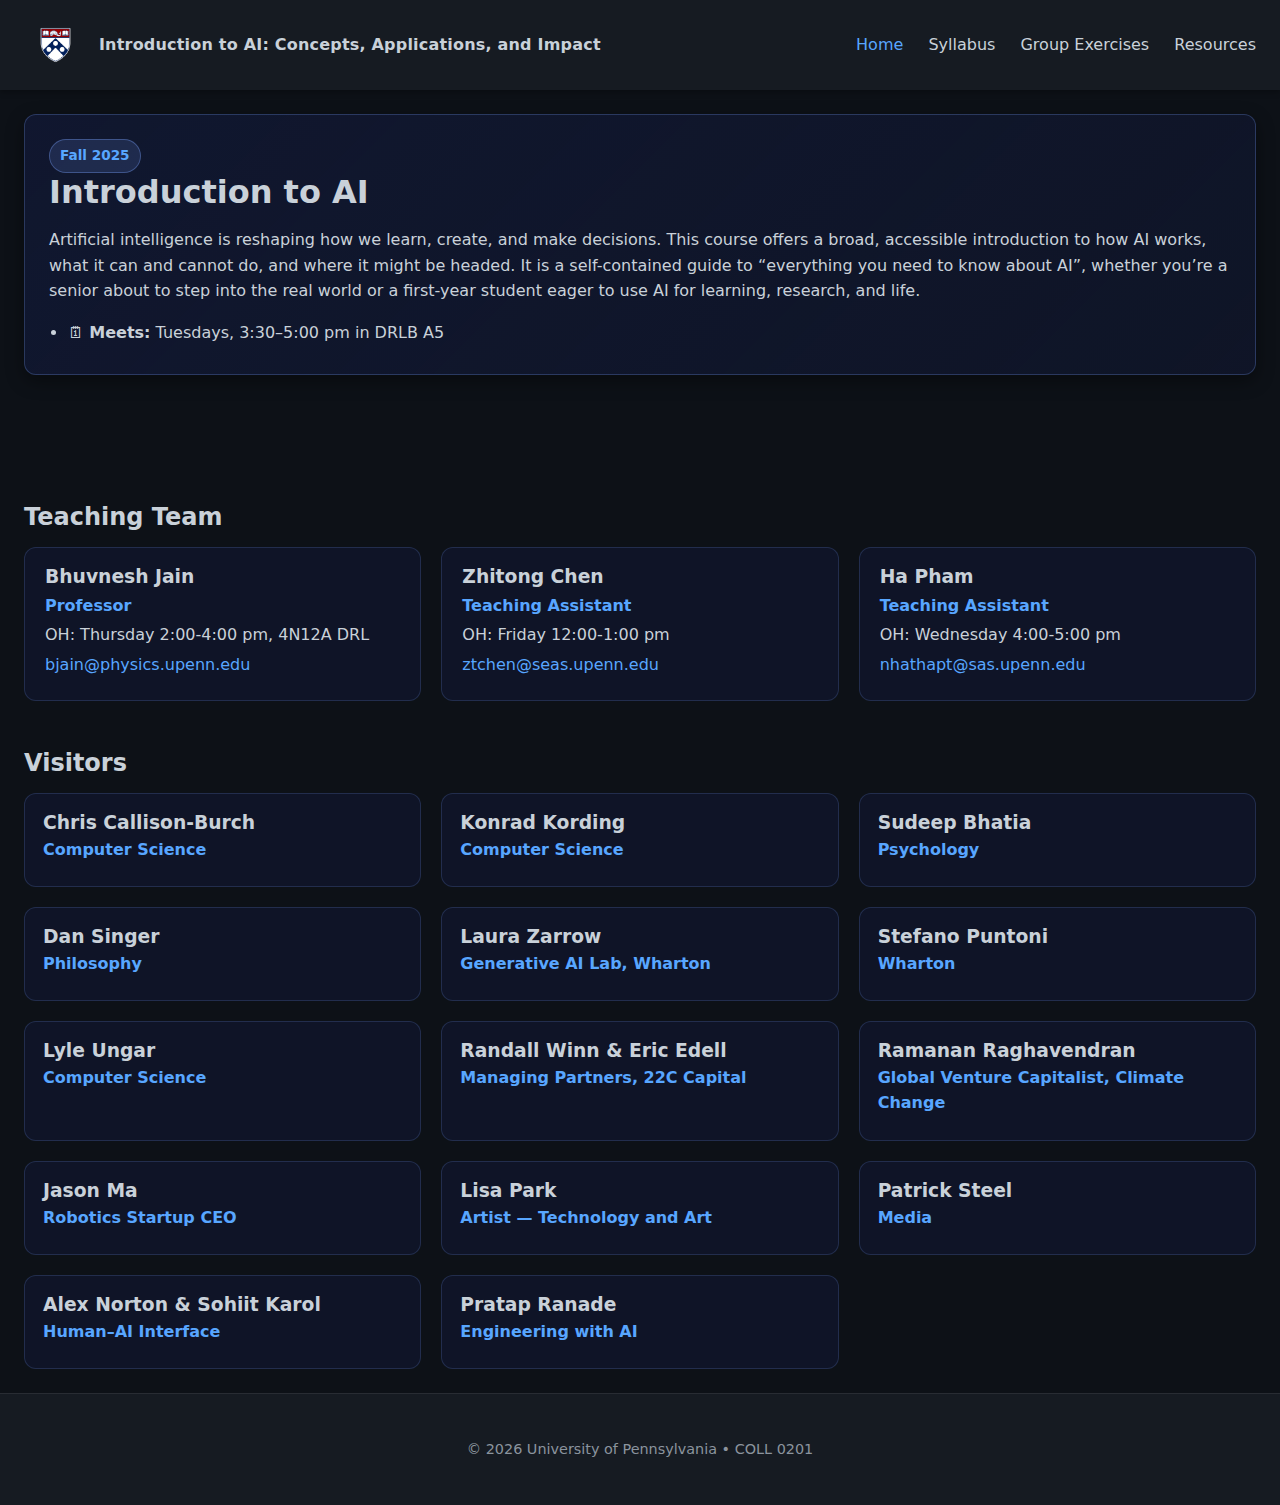
<file: index.html>
<!doctype html>
<html lang="en">
<head>
  <meta charset="utf-8" />
  <meta name="viewport" content="width=device-width, initial-scale=1" />
  <title>Introduction to AI — Fall 2025</title>
  <meta name="description" content="Overview of the course, instructors, and teaching team." />
  <meta property="og:title" content="Introduction to AI — Fall 2025" />
  <meta property="og:description" content="Course presentation, instructor photo, and teaching team." />
  <meta property="og:type" content="website" />
  <link rel="stylesheet" href="styles.css">
</head>
<body>
  <!-- Site header / nav shared across pages -->
  <header class="site-header">
    <div class="wrap">
      <div class="brand">
        <img src="images/penn_logo.png" alt="University logo" class="logo">
        <span class="brand-title">Introduction to AI: Concepts, Applications, and Impact</span>
      </div>
      <nav aria-label="Primary">
        <a href="index.html" class="active">Home</a>
        <a href="syllabus.html">Syllabus</a>
        <a href="group_exercises.html">Group Exercises</a>
        <a href="resources.html">Resources</a>
      </nav>
    </div>
  </header>

  <!-- Hero: title, short description, and instructor photo -->
  <header class="hero">
    <div class="wrap">
      <div class="card">
        <div class="hero-inner">
          <div>
            <span class="badge">Fall 2025</span>
            <h1>Introduction to AI</h1>
            <p class="lead">
              Artificial intelligence is reshaping how we learn, create, and make decisions. 
              This course offers a broad, accessible introduction to how AI works, what it can 
              and cannot do, and where it might be headed. It is a self-contained guide to 
              “everything you need to know about AI”, whether you’re a senior about to step 
              into the real world or a first-year student eager to use AI for learning, research, 
              and life.
            </p>
            <ul class="meta">
              <li>🗓 <strong>Meets:</strong> Tuesdays, 3:30–5:00 pm in DRLB A5 </li>
            </ul>
          </div>

          
        </div>
      </div>
    </div>
  </header>

  <!-- Teaching team -->
  <main class="wrap">
    <section class="section-card">
      <h2>Teaching Team</h2>

      <div class="people">
        <!-- Instructors -->
        <article class="person card-lite no-photo">
          <div class="person-body">
            <h3 class="person-name">Bhuvnesh Jain</h3>
            <p class="person-role">Professor</p>
            <p class="muted">OH: Thursday 2:00-4:00 pm, 4N12A DRL</p>
            <p class="person-links"><a href="mailto:akim@school.edu">bjain@physics.upenn.edu</a></p>
          </div>
        </article>

        <!-- TAs -->
        <article class="person card-lite no-photo">
          <div class="person-body">
            <h3 class="person-name">Zhitong Chen</h3>
            <p class="person-role">Teaching Assistant</p>
            <p class="muted">OH: Friday 12:00-1:00 pm</p>
            <p class="person-links"><a href="mailto:ztchen@seas.upenn.edu">ztchen@seas.upenn.edu</a></p>
          </div>
        </article>

        <article class="person card-lite no-photo">
          <div class="person-body">
            <h3 class="person-name">Ha Pham</h3>
            <p class="person-role">Teaching Assistant</p>
            <p class="muted">OH: Wednesday 4:00-5:00 pm</p>
            <p class="person-links"><a href="mailto:nhathapt@sas.upenn.edu">nhathapt@sas.upenn.edu</a></p>
          </div>
        </article>
      </div>
    </section>

    <section id="visitors" class="section-card">
    <h2>Visitors</h2>

    <div class="people">
      <article class="person card-lite">
        <div class="person-body">
          <h3 class="person-name">Chris Callison-Burch</h3>
          <p class="person-role">Computer Science</p>
        </div>
      </article>

      <article class="person card-lite">
        <div class="person-body">
          <h3 class="person-name">Konrad Kording</h3>
          <p class="person-role">Computer Science</p>
        </div>
      </article>

      <article class="person card-lite">
        <div class="person-body">
          <h3 class="person-name">Sudeep Bhatia</h3>
          <p class="person-role">Psychology</p>
        </div>
      </article>

      <article class="person card-lite">
        <div class="person-body">
          <h3 class="person-name">Dan Singer</h3>
          <p class="person-role">Philosophy</p>
        </div>
      </article>

      <article class="person card-lite">
        <div class="person-body">
          <h3 class="person-name">Laura Zarrow</h3>
          <p class="person-role">Generative AI Lab, Wharton</p>
        </div>
      </article>

      <article class="person card-lite">
        <div class="person-body">
          <h3 class="person-name">Stefano Puntoni</h3>
          <p class="person-role">Wharton</p>
        </div>
      </article>

      <article class="person card-lite">
        <div class="person-body">
          <h3 class="person-name">Lyle Ungar</h3>
          <p class="person-role">Computer Science</p>
        </div>
      </article>

      <article class="person card-lite">
        <div class="person-body">
          <h3 class="person-name">Randall Winn &amp; Eric Edell</h3>
          <p class="person-role">Managing Partners, 22C Capital</p>
        </div>
      </article>

      <article class="person card-lite">
        <div class="person-body">
          <h3 class="person-name">Ramanan Raghavendran</h3>
          <p class="person-role">Global Venture Capitalist, Climate Change</p>
        </div>
      </article>

      <article class="person card-lite">
        <div class="person-body">
          <h3 class="person-name">Jason Ma</h3>
          <p class="person-role">Robotics Startup CEO</p>
        </div>
      </article>

      <article class="person card-lite">
        <div class="person-body">
          <h3 class="person-name">Lisa Park</h3>
          <p class="person-role">Artist — Technology and Art</p>
        </div>
      </article>

      <article class="person card-lite">
        <div class="person-body">
          <h3 class="person-name">Patrick Steel</h3>
          <p class="person-role">Media</p>
        </div>
      </article>

      <article class="person card-lite">
        <div class="person-body">
          <h3 class="person-name">Alex Norton &amp; Sohiit Karol</h3>
          <p class="person-role">Human–AI Interface</p>
        </div>
      </article>

      <article class="person card-lite">
        <div class="person-body">
          <h3 class="person-name">Pratap Ranade</h3>
          <p class="person-role">Engineering with AI</p>
        </div>
      </article>
    </div>
  </section>
  </main>

  <footer class="site-footer">
    <div class="wrap">
      © <span id="y"></span> University of Pennsylvania • COLL 0201
    </div>
  </footer>

  <script>
    document.getElementById('y').textContent = new Date().getFullYear();
  </script>
</body>
</html>
</file>
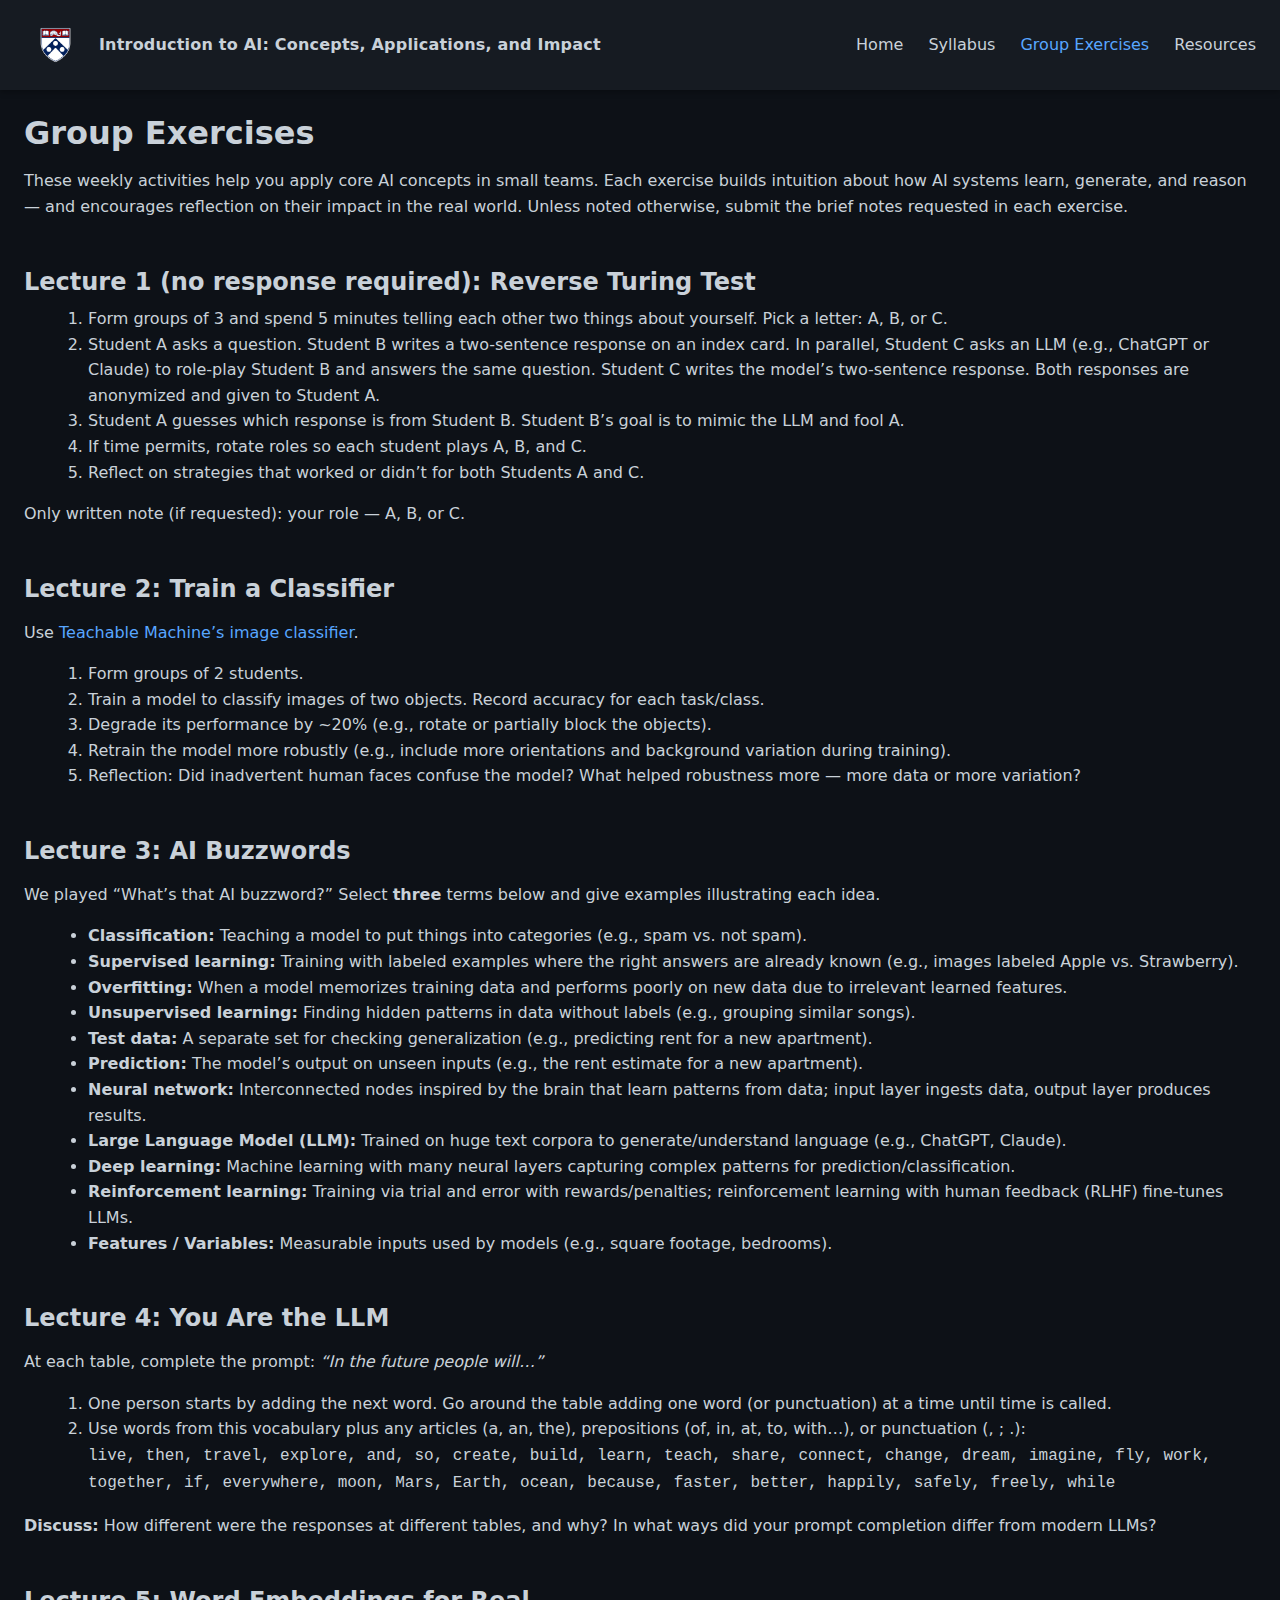
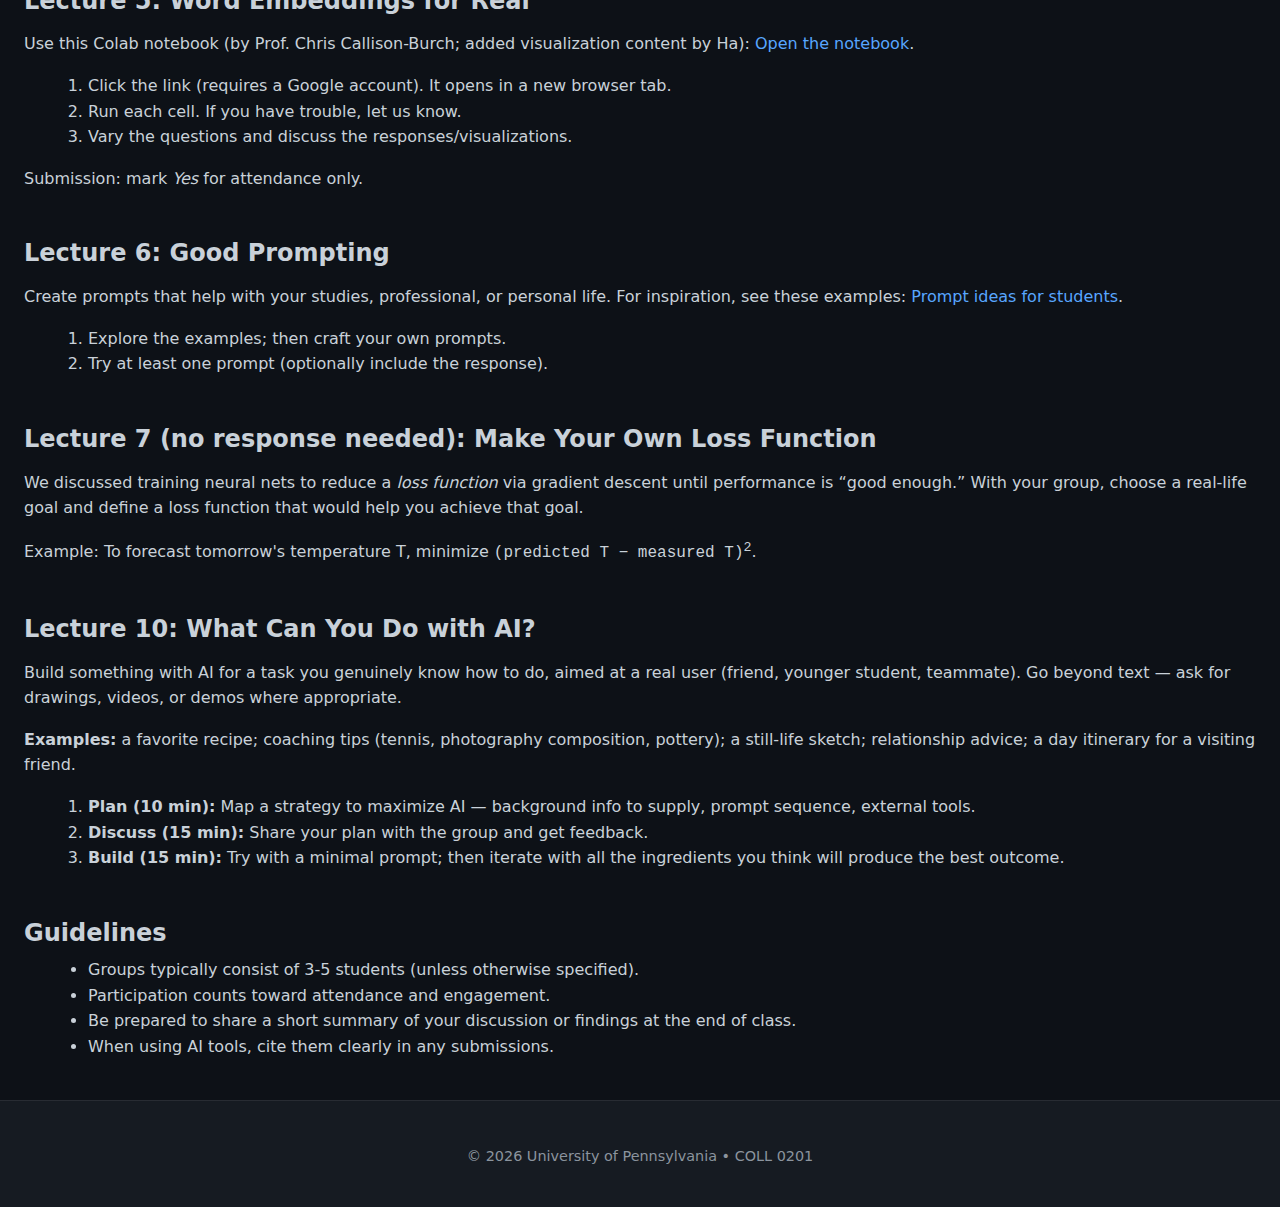
<file: group_exercises.html>
<!doctype html>
<html lang="en">
<head>
  <meta charset="utf-8" />
  <meta name="viewport" content="width=device-width, initial-scale=1" />
  <title>Group Exercises — Introduction to AI</title>
  <meta name="description" content="Weekly collaborative exercises for Introduction to AI: Concepts, Applications, and Impact." />
  <meta property="og:title" content="Group Exercises — Introduction to AI" />
  <meta property="og:description" content="Collaborative in-class exercises exploring AI concepts and their real-world impact." />
  <meta property="og:type" content="website" />
  <link rel="stylesheet" href="styles.css">
</head>
<body>
  <!-- Shared site header -->
  <header class="site-header">
    <div class="wrap">
      <div class="brand">
        <img src="images/penn_logo.png" alt="University logo" class="logo">
        <span class="brand-title">Introduction to AI: Concepts, Applications, and Impact</span>
      </div>
      <nav aria-label="Primary">
        <a href="index.html">Home</a>
        <a href="syllabus.html">Syllabus</a>
        <a href="group_exercises.html" class="active" aria-current="page">Group Exercises</a>
        <a href="resources.html">Resources</a>
      </nav>
    </div>
  </header>

  <!-- Main content -->
  <main class="wrap">
    <section class="section-card">
      <h1>Group Exercises</h1>
      <p>
        These weekly activities help you apply core AI concepts in small teams. Each exercise builds
        intuition about how AI systems learn, generate, and reason — and encourages reflection on their
        impact in the real world. Unless noted otherwise, submit the brief notes requested in each exercise.
      </p>
    </section>

    <!-- Lecture 1 -->
    <section class="section-card" id="lec1">
      <h2>Lecture 1 (no response required): Reverse Turing Test</h2>
      <ol>
        <li>Form groups of 3 and spend 5 minutes telling each other two things about yourself. Pick a letter: A, B, or C.</li>
        <li>
          Student A asks a question. Student B writes a two-sentence response on an index card.
          In parallel, Student C asks an LLM (e.g., ChatGPT or Claude) to role-play Student B and answers the same question.
          Student C writes the model’s two-sentence response. Both responses are anonymized and given to Student A.
        </li>
        <li>Student A guesses which response is from Student B. Student B’s goal is to mimic the LLM and fool A.</li>
        <li>If time permits, rotate roles so each student plays A, B, and C.</li>
        <li>Reflect on strategies that worked or didn’t for both Students A and C.</li>
      </ol>
      <p class="muted">Only written note (if requested): your role — A, B, or C.</p>
    </section>

    <!-- Lecture 2 -->
    <section class="section-card" id="lec2">
      <h2>Lecture 2: Train a Classifier</h2>
      <p>
        Use <a href="https://teachablemachine.withgoogle.com/train/image" target="_blank" rel="noopener noreferrer">Teachable Machine’s image classifier</a>.
      </p>
      <ol>
        <li>Form groups of 2 students.</li>
        <li>Train a model to classify images of two objects. Record accuracy for each task/class.</li>
        <li>Degrade its performance by ~20% (e.g., rotate or partially block the objects).</li>
        <li>Retrain the model more robustly (e.g., include more orientations and background variation during training).</li>
        <li>
          Reflection: Did inadvertent human faces confuse the model? What helped robustness more — more data or more variation?
        </li>
      </ol>
    </section>

    <!-- Lecture 3 -->
    <section class="section-card" id="lec3">
      <h2>Lecture 3: AI Buzzwords</h2>
      <p>We played “What’s that AI buzzword?” Select <strong>three</strong> terms below and give examples illustrating each idea.</p>
      <ul>
        <li><strong>Classification:</strong> Teaching a model to put things into categories (e.g., spam vs. not spam).</li>
        <li><strong>Supervised learning:</strong> Training with labeled examples where the right answers are already known (e.g., images labeled Apple vs. Strawberry).</li>
        <li><strong>Overfitting:</strong> When a model memorizes training data and performs poorly on new data due to irrelevant learned features.</li>
        <li><strong>Unsupervised learning:</strong> Finding hidden patterns in data without labels (e.g., grouping similar songs).</li>
        <li><strong>Test data:</strong> A separate set for checking generalization (e.g., predicting rent for a new apartment).</li>
        <li><strong>Prediction:</strong> The model’s output on unseen inputs (e.g., the rent estimate for a new apartment).</li>
        <li><strong>Neural network:</strong> Interconnected nodes inspired by the brain that learn patterns from data; input layer ingests data, output layer produces results.</li>
        <li><strong>Large Language Model (LLM):</strong> Trained on huge text corpora to generate/understand language (e.g., ChatGPT, Claude).</li>
        <li><strong>Deep learning:</strong> Machine learning with many neural layers capturing complex patterns for prediction/classification.</li>
        <li><strong>Reinforcement learning:</strong> Training via trial and error with rewards/penalties; reinforcement learning with human feedback (RLHF) fine-tunes LLMs.</li>
        <li><strong>Features / Variables:</strong> Measurable inputs used by models (e.g., square footage, bedrooms).</li>
      </ul>
    </section>

    <!-- Lecture 4 -->
    <section class="section-card" id="lec4">
      <h2>Lecture 4: You Are the LLM</h2>
      <p>At each table, complete the prompt: <em>“In the future people will…”</em></p>
      <ol>
        <li>One person starts by adding the next word. Go around the table adding one word (or punctuation) at a time until time is called.</li>
        <li>
          Use words from this vocabulary plus any articles (a, an, the), prepositions (of, in, at, to, with…), or punctuation (, ; .):<br>
          <code>
            live, then, travel, explore, and, so, create, build, learn, teach, share, connect, change,
            dream, imagine, fly, work, together, if, everywhere, moon, Mars, Earth, ocean, because,
            faster, better, happily, safely, freely, while
          </code>
        </li>
      </ol>
      <p><strong>Discuss:</strong> How different were the responses at different tables, and why? In what ways did your prompt completion differ from modern LLMs?</p>
    </section>

    <!-- Lecture 5 -->
    <section class="section-card" id="lec5">
      <h2>Lecture 5: Word Embeddings for Real</h2>
      <p>
        Use this Colab notebook (by Prof. Chris Callison-Burch; added visualization content by Ha):
        <a href="https://colab.research.google.com/drive/1tYjxQC8yQZBfdeOQfb4gpf9Uc4bMXQv8?usp=sharing" target="_blank" rel="noopener noreferrer">Open the notebook</a>.
      </p>
      <ol>
        <li>Click the link (requires a Google account). It opens in a new browser tab.</li>
        <li>Run each cell. If you have trouble, let us know.</li>
        <li>Vary the questions and discuss the responses/visualizations.</li>
      </ol>
      <p class="muted">Submission: mark <em>Yes</em> for attendance only.</p>
    </section>

    <!-- Lecture 6 -->
    <section class="section-card" id="lec6">
      <h2>Lecture 6: Good Prompting</h2>
      <p>
        Create prompts that help with your studies, professional, or personal life.
        For inspiration, see these examples:
        <a href="https://chatgpt.com/use-cases/students" target="_blank" rel="noopener noreferrer">Prompt ideas for students</a>.
      </p>
      <ol>
        <li>Explore the examples; then craft your own prompts.</li>
        <li>Try at least one prompt (optionally include the response).</li>
      </ol>
    </section>

    <!-- Lecture 7 -->
    <section class="section-card" id="lec7">
      <h2>Lecture 7 (no response needed): Make Your Own Loss Function</h2>
      <p>
        We discussed training neural nets to reduce a <em>loss function</em> via gradient descent until performance is “good enough.”
        With your group, choose a real-life goal and define a loss function that would help you achieve that goal.
      </p>
      <p class="muted">Example: To forecast tomorrow's temperature T, minimize <code>(predicted T − measured T)<sup>2</sup></code>.</p>
    </section>

    <!-- Lecture 10 -->
    <section class="section-card" id="lec10">
      <h2>Lecture 10: What Can You Do with AI?</h2>
      <p>
        Build something with AI for a task you genuinely know how to do, aimed at a real user (friend, younger student, teammate).
        Go beyond text — ask for drawings, videos, or demos where appropriate.
      </p>
      <p><strong>Examples:</strong> a favorite recipe; coaching tips (tennis, photography composition, pottery); a still-life sketch; relationship advice; a day itinerary for a visiting friend.</p>
      <ol>
        <li><strong>Plan (10 min):</strong> Map a strategy to maximize AI — background info to supply, prompt sequence, external tools.</li>
        <li><strong>Discuss (15 min):</strong> Share your plan with the group and get feedback.</li>
        <li><strong>Build (15 min):</strong> Try with a minimal prompt; then iterate with all the ingredients you think will produce the best outcome.</li>
      </ol>
    </section>

    <section class="section-card">
      <h2>Guidelines</h2>
      <ul>
        <li>Groups typically consist of 3-5 students (unless otherwise specified).</li>
        <li>Participation counts toward attendance and engagement.</li>
        <li>Be prepared to share a short summary of your discussion or findings at the end of class.</li>
        <li>When using AI tools, cite them clearly in any submissions.</li>
      </ul>
    </section>
  </main>

  <!-- Footer -->
  <footer class="site-footer">
    <div class="wrap">
      © <span id="y"></span> University of Pennsylvania • COLL 0201
    </div>
  </footer>

  <script>
    document.getElementById('y').textContent = new Date().getFullYear();
  </script>
</body>
</html>
</file>
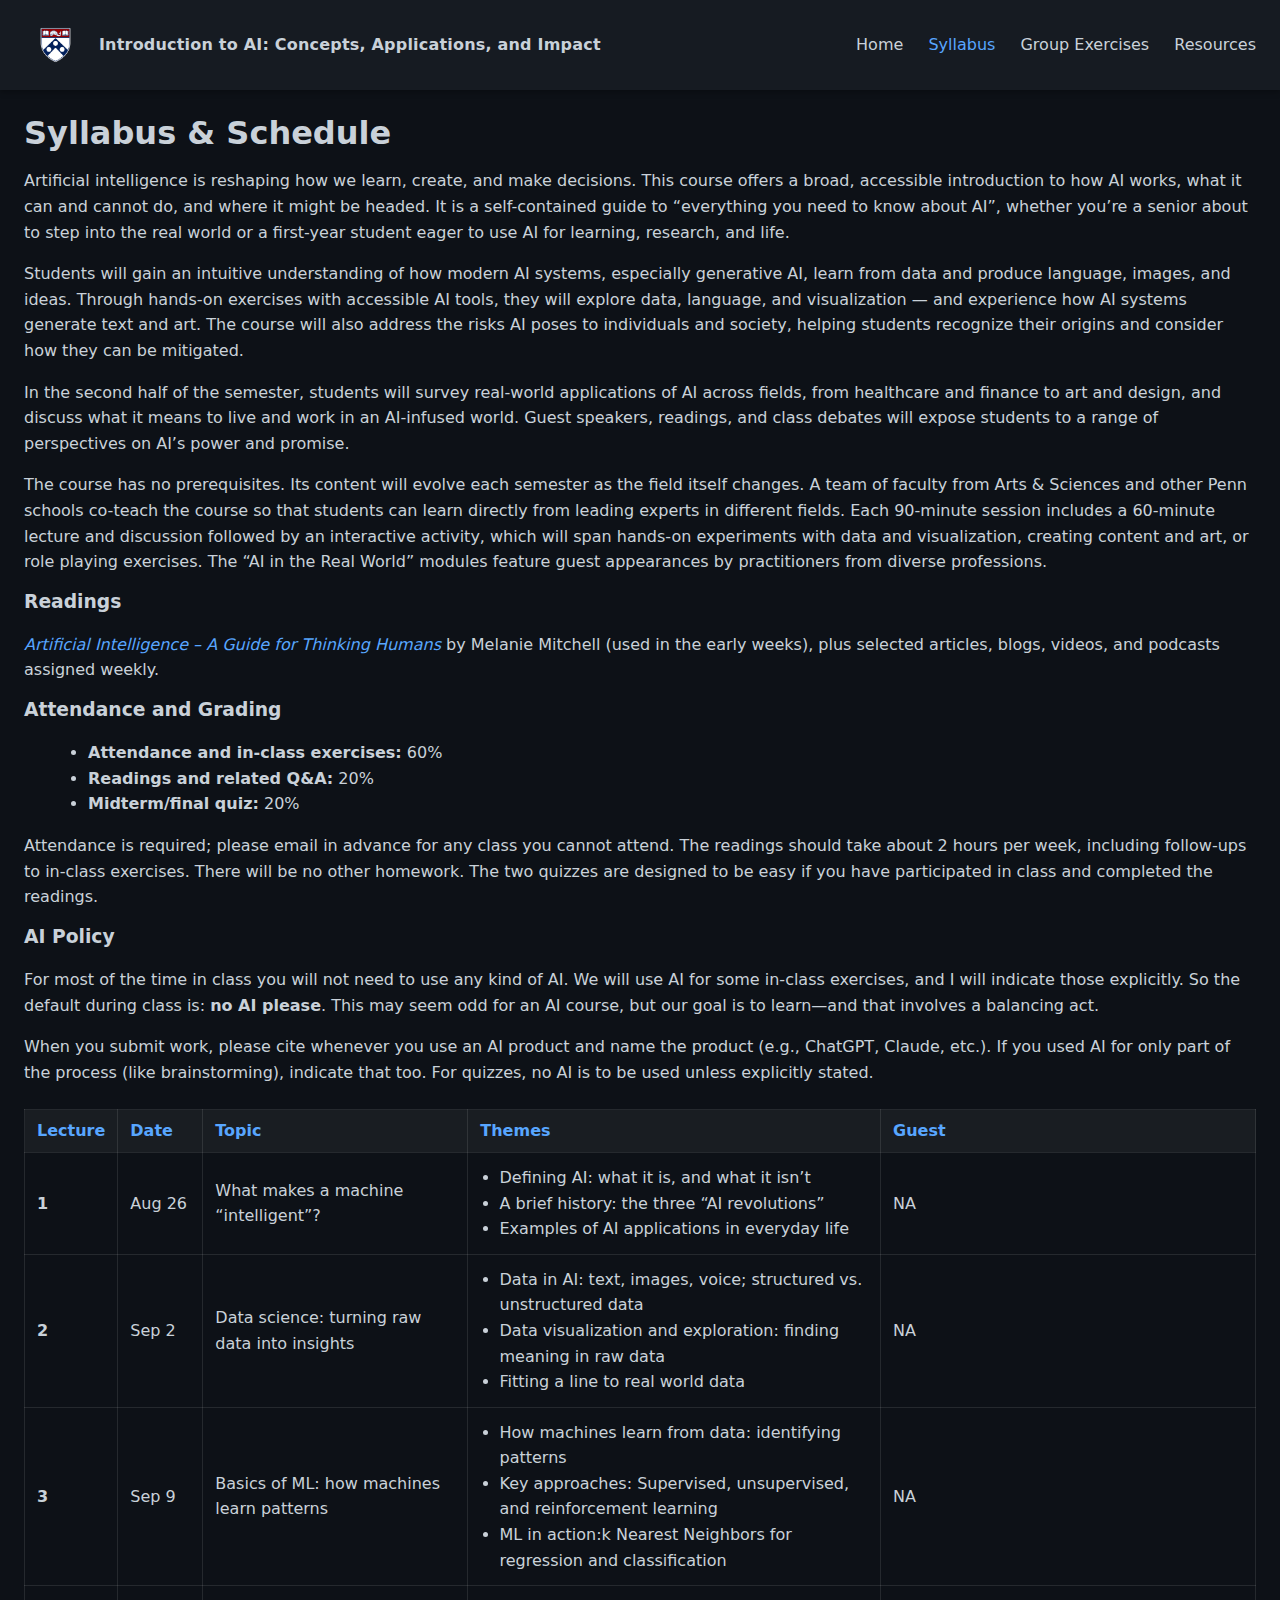
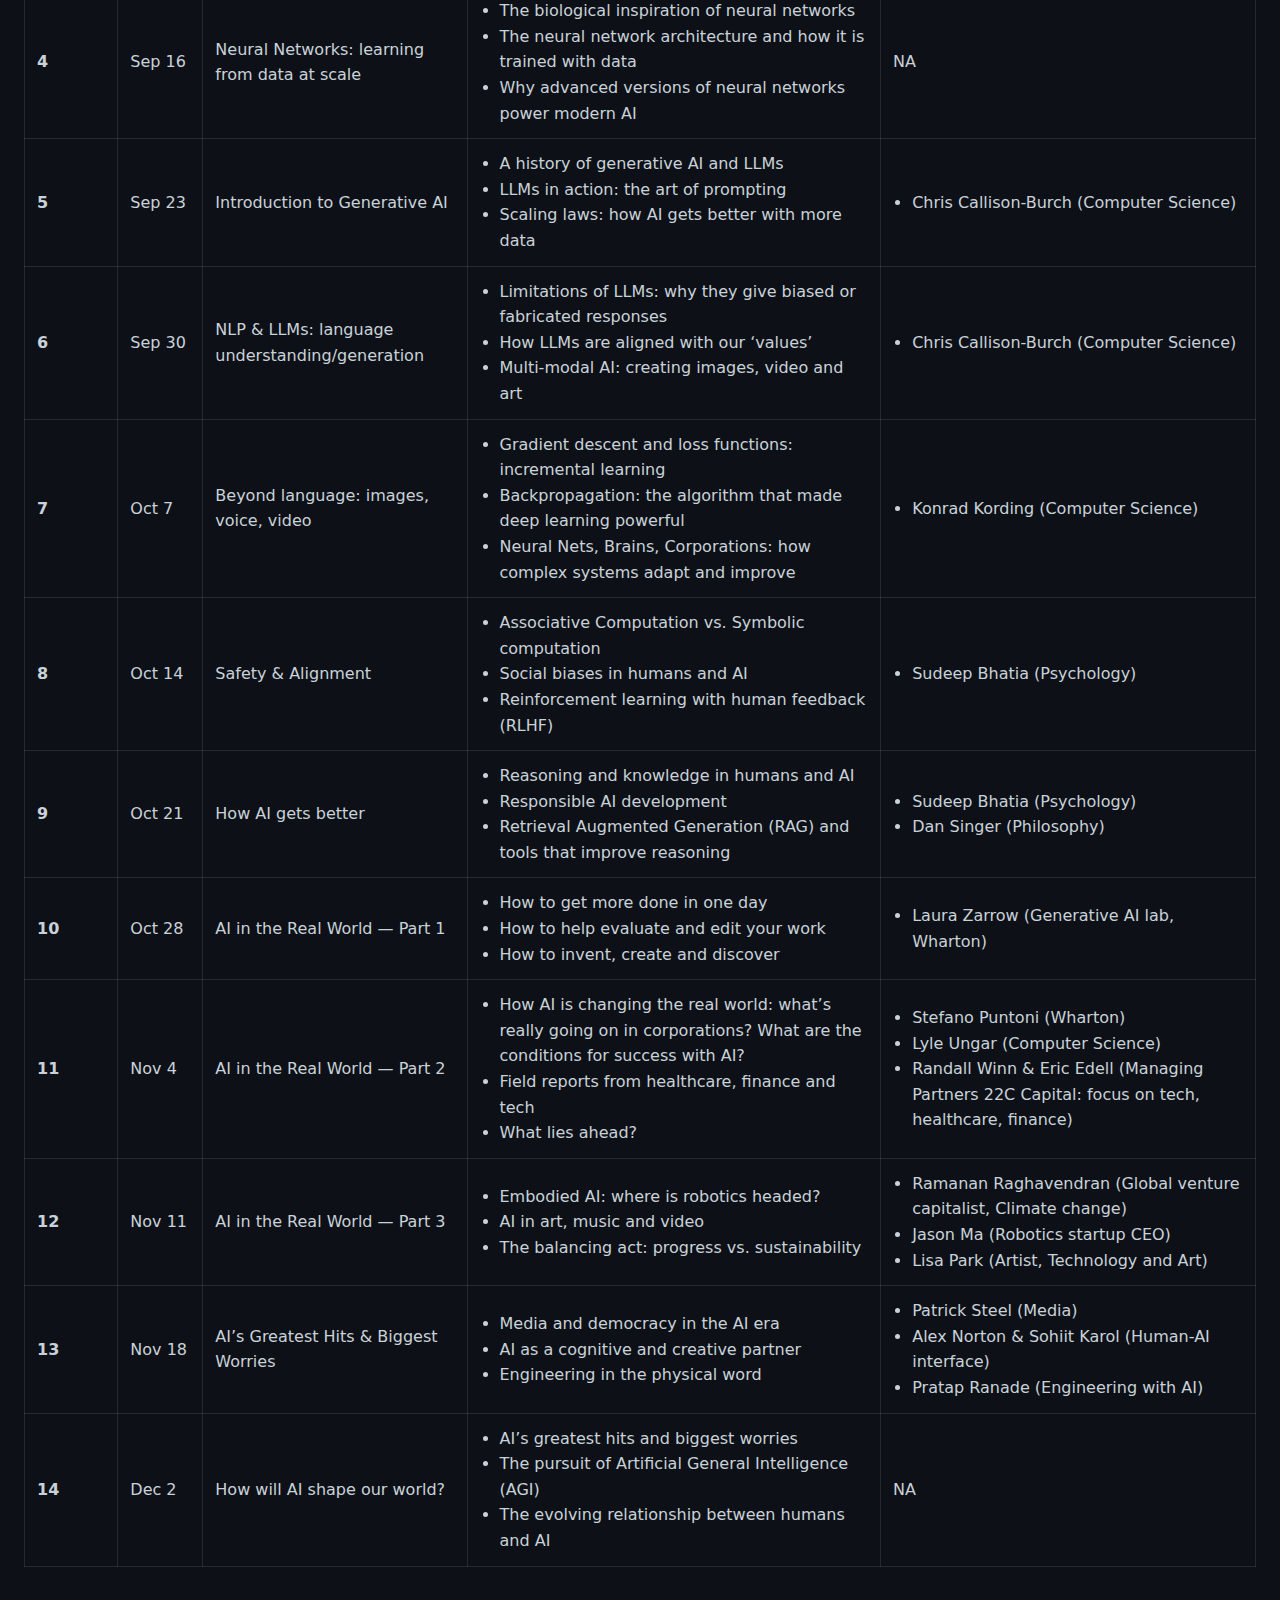
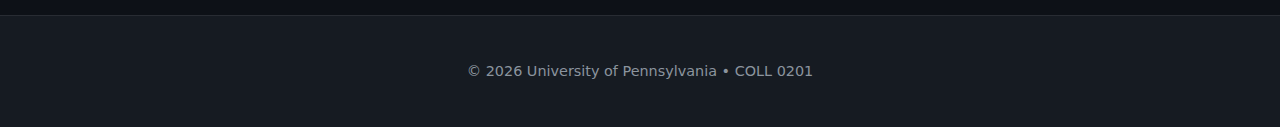
<file: syllabus.html>
<!doctype html>
<html lang="en">
<head>
  <meta charset="utf-8" />
  <meta name="viewport" content="width=device-width, initial-scale=1" />
  <title>Syllabus — Introduction to AI</title>
  <meta name="description" content="Week-by-week topics, readings, guest speakers, and learning goals." />
  <meta property="og:title" content="Syllabus — Introduction to AI" />
  <meta property="og:description" content="Weekly topics, readings, and deliverables for Introduction to AI." />
  <meta property="og:type" content="website" />
  <link rel="stylesheet" href="styles.css">
</head>
<body>
  <!-- Shared header/nav -->
  <header class="site-header">
    <div class="wrap">
      <div class="brand">
        <img src="images/penn_logo.png" alt="University of Pennsylvania logo" class="logo">
        <span class="brand-title">Introduction to AI: Concepts, Applications, and Impact</span>
      </div>
      <nav aria-label="Primary">
        <a href="index.html">Home</a>
        <a href="syllabus.html" class="active">Syllabus</a>
        <a href="group_exercises.html">Group Exercises</a>
        <a href="resources.html">Resources</a>
      </nav>
    </div>
  </header>

  <main class="wrap">
    <!-- Compact schedule -->
    <section id="schedule" class="section-card">
        <div class="row">
            <h1>Syllabus & Schedule</h1>
        </div>

    <section id="overview" class="section-card">
        <p>
        Artificial intelligence is reshaping how we learn, create, and make decisions. 
        This course offers a broad, accessible introduction to how AI works, what it can 
        and cannot do, and where it might be headed. It is a self-contained guide to 
        “everything you need to know about AI”, whether you’re a senior about to step 
        into the real world or a first-year student eager to use AI for learning, research, 
        and life.
        </p>
        <p>
        Students will gain an intuitive understanding of how modern AI systems, especially generative AI, 
        learn from data and produce language, images, and ideas. Through hands-on exercises with accessible 
        AI tools, they will explore data, language, and visualization — and experience how AI systems 
        generate text and art. The course will also address the risks AI poses to individuals and society, 
        helping students recognize their origins and consider how they can be mitigated.
        </p>
        <p>
        In the second half of the semester, students will survey real-world applications of AI across fields, 
        from healthcare and finance to art and design, and discuss what it means to live and work in an 
        AI-infused world. Guest speakers, readings, and class debates will expose students to a range of 
        perspectives on AI’s power and promise.
        </p>
        <p>
        The course has no prerequisites. Its content will evolve each semester as the field itself changes. 
        A team of faculty from Arts & Sciences and other Penn schools co-teach the course so that students 
        can learn directly from leading experts in different fields. Each 90-minute session includes a 60-minute 
        lecture and discussion followed by an interactive activity, which will span hands-on experiments with 
        data and visualization, creating content and art, or role playing exercises. The “AI in the Real World” 
        modules feature guest appearances by practitioners from diverse professions.
        </p>

        <h3>Readings</h3>
        <p>
            <em>
                <a href="https://melaniemitchell.me/aibook/" target="_blank" rel="noopener noreferrer">
                Artificial Intelligence – A Guide for Thinking Humans
                </a>
            </em>

            by Melanie Mitchell (used in the early weeks), 
            plus selected articles, blogs, videos, and 
            podcasts assigned weekly.

        </p>

        <h3>Attendance and Grading</h3>
        <ul>
        <li><strong>Attendance and in-class exercises:</strong> 60%</li>
        <li><strong>Readings and related Q&amp;A:</strong> 20%</li>
        <li><strong>Midterm/final quiz:</strong> 20%</li>
        </ul>

        <p>
        Attendance is required; please email in advance for any class you cannot attend. The readings should take about 2 hours per week,
        including follow-ups to in-class exercises. There will be no other homework. The two quizzes are designed to be easy if you have
        participated in class and completed the readings.
        </p>

        <h3>AI Policy</h3>
        <p>
        For most of the time in class you will not need to use any kind of AI. We will use AI for some in-class exercises, and I will
        indicate those explicitly. So the default during class is: <strong>no AI please</strong>. This may seem odd for an AI course,
        but our goal is to learn—and that involves a balancing act.
        </p>

        <p>
        When you submit work, please cite whenever you use an AI product and name the product (e.g., ChatGPT, Claude, etc.). If you used
        AI for only part of the process (like brainstorming), indicate that too. For quizzes, no AI is to be used unless explicitly stated.
        </p>
    </section>

        <table aria-describedby="schedule">
        <thead>
            <tr>
                <th style="width: 60px;">Lecture</th>
                <th style="width: 60px;">Date</th>
                <th style="width: 240px;">Topic</th>
                <th>Themes</th>
                <th style="width: 350px;">Guest</th>
            </tr>
        </thead>
        <tbody>
            <tr id="lec1">
            <td><strong>1</strong></td>
            <td>Aug 26</td>
            <td>What makes a machine “intelligent”?</td>
            <td>
                <ul>
                    <li>Defining AI: what it is, and what it isn’t</li>
                    <li>A brief history: the three “AI revolutions”</li>
                    <li>Examples of AI applications in everyday life</li>
                </ul>
            </td>
            <td>NA</td>
            </tr>
            <tr id="lec2">
            <td><strong>2</strong></td>
            <td>Sep 2</td>
            <td>Data science: turning raw data into insights</td>
            <td>
                <ul>
                    <li>Data in AI: text, images, voice; structured vs. unstructured data</li>
                    <li>Data visualization and exploration: finding meaning in raw data</li>
                    <li>Fitting a line to real world data</li>
                </ul>
            </td>
            <td>NA</td>
            </tr>
            <tr id="lec3">
            <td><strong>3</strong></td>
            <td>Sep 9</td>
            <td>Basics of ML: how machines learn patterns</td>
            <td>
                <ul>
                    <li>How machines learn from data: identifying patterns</li>
                    <li>Key approaches: Supervised, unsupervised, and reinforcement learning </li>
                    <li>ML in action:k Nearest Neighbors for regression and classification</li>
                </ul>
            </td>
            <td>NA</td>
            </tr>
            <tr id="lec4">
            <td><strong>4</strong></td>
            <td>Sep 16</td>
            <td>Neural Networks: learning from data at scale</td>
            <td>
                <ul>
                    <li>The biological inspiration of neural networks</li>
                    <li>The neural network architecture and how it is trained with data</li>
                    <li>Why advanced versions of neural networks power modern AI</li>
                </ul>
            </td>
            <td>NA</td>
            </tr>
            <tr id="lec5">
            <td><strong>5</strong></td>
            <td>Sep 23</td>
            <td>Introduction to Generative AI</td>
            <td>
                <ul>
                    <li>A history of generative AI and LLMs</li>
                    <li>LLMs in action: the art of prompting</li>
                    <li>Scaling laws: how AI gets better with more data</li>
                </ul>
            </td>
            <td>
                <ul>
                    <li>Chris Callison-Burch (Computer Science)</li>
                </ul>
            </td>
            </tr>
            <tr id="lec6">
            <td><strong>6</strong></td>
            <td>Sep 30</td>
            <td>NLP & LLMs: language understanding/generation</td>
            <td>
                <ul>
                    <li>Limitations of LLMs: why they give biased or fabricated responses</li>
                    <li>How LLMs are aligned with our ‘values’</li>
                    <li>Multi-modal AI: creating images, video and art</li>
                </ul>
            </td>
            <td>
                <ul>
                    <li>Chris Callison-Burch (Computer Science)</li>
                </ul>
            </td>
            </tr>
            <tr id="lec7">
            <td><strong>7</strong></td>
            <td>Oct 7</td>
            <td>Beyond language: images, voice, video</td>
            <td>
                <ul>
                    <li>Gradient descent and loss functions: incremental learning</li>
                    <li>Backpropagation: the algorithm that made deep learning powerful</li>
                    <li>Neural Nets, Brains, Corporations: how complex systems adapt and improve</li>
                </ul>
            </td>
            <td>
                <ul>
                    <li>Konrad Kording (Computer Science)</li>
                </ul>
            </td>
            </tr>
            <tr id="lec8">
            <td><strong>8</strong></td>
            <td>Oct 14</td>
            <td>Safety & Alignment</td>
            <td>
                <ul>
                    <li>Associative Computation vs. Symbolic computation</li>
                    <li>Social biases in humans and AI</li>
                    <li>Reinforcement learning with human feedback (RLHF) </li>
                </ul>
            </td>
            <td>
                <ul>
                    <li>Sudeep Bhatia (Psychology)</li>
                </ul>
            </td>
            </tr>
            <tr id="lec9">
            <td><strong>9</strong></td>
            <td>Oct 21</td>
            <td>How AI gets better</td>
            <td>
                <ul>
                    <li>Reasoning and knowledge in humans and AI</li>
                    <li>Responsible AI development</li>
                    <li>Retrieval Augmented Generation (RAG) and tools that improve reasoning</li>
                </ul>
            </td>
            <td>
                <ul>
                    <li>Sudeep Bhatia (Psychology)</li>
                    <li>Dan Singer (Philosophy)</li>
                </ul>
            </td>
            </tr>
            <tr id="lec10">
            <td><strong>10</strong></td>
            <td>Oct 28</td>
            <td>AI in the Real World — Part 1</td>
            <td>
                <ul>
                    <li>How to get more done in one day</li>
                    <li>How to help evaluate and edit your work</li>
                    <li>How to invent, create and discover</li>
                </ul>
            </td>
            <td>
                <ul>
                    <li>Laura Zarrow (Generative AI lab, Wharton)</li>
                </ul>
            </td>
            </tr>
            <tr id="lec11">
            <td><strong>11</strong></td>
            <td>Nov 4</td>
            <td>AI in the Real World — Part 2</td>
            <td>
                <ul>
                    <li>How AI is changing the real world: what’s really going on in corporations? What are the conditions for success with AI?</li>
                    <li>Field reports from healthcare, finance and tech</li>
                    <li>What lies ahead?</li>
                </ul>
            </td>
            <td>
                <ul>
                    <li>Stefano Puntoni (Wharton)</li>
                    <li>Lyle Ungar (Computer Science)</li>
                    <li>Randall Winn & Eric Edell (Managing Partners 22C Capital: focus on tech, healthcare, finance)</li>
                </ul>
            </td>
            </tr>
            <tr id="lec12">
            <td><strong>12</strong></td>
            <td>Nov 11</td>
            <td>AI in the Real World — Part 3</td>
            <td>
                <ul>
                    <li>Embodied AI: where is robotics headed? </li>
                    <li>AI in art, music and video</li>
                    <li>The balancing act: progress vs. sustainability </li>
                </ul>
            </td>
            <td>
                <ul>
                    <li>Ramanan Raghavendran (Global venture capitalist, Climate change)</li>
                    <li>Jason Ma (Robotics startup CEO)</li>
                    <li>Lisa Park (Artist, Technology and Art)</li>
                </ul>
            </td>
            </tr>
            <tr id="lec13">
            <td><strong>13</strong></td>
            <td>Nov 18</td>
            <td>AI’s Greatest Hits & Biggest Worries</td>
            <td>
                <ul>
                    <li>Media and democracy in the AI era</li>
                    <li>AI as a cognitive and creative partner</li>
                    <li>Engineering in the physical word</li>
                </ul>
            </td>
            <td>
                <ul>
                    <li>Patrick Steel (Media)</li>
                    <li>Alex Norton & Sohiit Karol (Human-AI interface)</li>
                    <li>Pratap Ranade (Engineering with AI)</li>
                </ul>
            </td>
            </tr>
            <tr id="lec14">
            <td><strong>14</strong></td>
            <td>Dec 2</td>
            <td>How will AI shape our world?</td>
            <td>
                <ul>
                    <li>AI’s greatest hits and biggest worries</li>
                    <li>The pursuit of Artificial General Intelligence (AGI)</li>
                    <li>The evolving relationship between humans and AI</li>
                </ul>
            </td>
            <td>NA</td>
            </tr>
        </tbody>
        </table>
    </section>
  </main>

  <footer class="site-footer">
    <div class="wrap">© <span id="y"></span> University of Pennsylvania • COLL 0201</div>
  </footer>

  <script>
    document.getElementById('y').textContent = new Date().getFullYear();
  </script>
</body>
</html>
</file>
<file: styles.css>
/* ==============================================
   1. COLOR THEME & GLOBAL VARIABLES
   ---------------------------------------------- */

:root {
  --bg: #0d1117;          /* GitHub dark gray */
  --panel: #161b22;
  --ink: #c9d1d9;         /* soft gray text */
  --muted: #8b949e;
  --accent: #58a6ff;      /* bright blue */
  --accent-2: #3fb950;    /* green accent */
  --ok: #3fb950;
  --warn: #d29922;
  --danger: #f85149;
  --radius: 12px;
  --shadow: 0 6px 18px rgba(0,0,0,.4);
}

/* ==============================================
   2. GLOBAL STYLES
   ---------------------------------------------- */

html, body {
  height: 100%;
}

body {
  margin: 0;
  background: var(--bg);
  color: var(--ink);
  font: 16px/1.6 system-ui, -apple-system, "Segoe UI", Roboto, "Helvetica Neue", Arial, "Noto Sans", sans-serif;
}

/* --- Links --- */
a {
  color: var(--accent);
  text-decoration: none;
}
a:hover, a:focus {
  text-decoration: underline;
}

/* --- Utility wrapper (centers and limits width) --- */
.wrap {
  max-width: var(--maxw);
  margin-inline: auto;
  padding: 24px;
}

/* ==============================================
   3. HEADER & NAVIGATION
   ---------------------------------------------- */

.site-header {
  background: var(--panel);
  box-shadow: 0 2px 6px rgba(0,0,0,.3);
}

.site-header .wrap {
  display: flex;
  align-items: center;
  justify-content: space-between;
}

.logo {
  height: 42px;
  width: auto;
}

nav a {
  margin-left: 20px;
  font-weight: 500;
  color: var(--ink);
}

nav a:hover,
nav a.active {
  color: var(--accent);
}

/* ==============================================
   4. MAIN CONTENT AREA
   ---------------------------------------------- */

main {
  padding-top: 40px;
  padding-bottom: 60px;
}

/* Headings */
h1, h2, h3 {
  margin-top: 0;
  color: var(--ink);
  line-height: 1.2;
}

h1 {
  font-size: 2rem;
  margin-bottom: 0.4em;
}

h2 {
  font-size: 1.5rem;
  margin-top: 2em;
  margin-bottom: 0.4em;
}

p {
  margin-bottom: 1em;
}

ul, ol {
  margin: 0 0 1em 1.5em;
}

/* --- Cards or panels (optional for hero boxes or sections) --- */
.card {
  background: linear-gradient(135deg, rgba(17,24,50,0.9), rgba(17,24,50,0.6));
  border: 1px solid rgba(122,162,255,.25);
  border-radius: var(--radius);
  box-shadow: var(--shadow);
  padding: 24px;
  margin-bottom: 32px;
}

/* ==============================================
   5. FOOTER
   ---------------------------------------------- */

.site-footer {
  background: var(--panel);
  color: var(--muted);
  font-size: 0.9rem;
  padding: 20px 0;
  text-align: center;
  border-top: 1px solid rgba(255,255,255,.08);
}

/* ==============================================
   6. COMPONENTS (BADGES, BUTTONS, TABLES)
   ---------------------------------------------- */

/* --- Badges --- */
.badge {
  display: inline-block;
  padding: 5px 10px;
  border-radius: 999px;
  background: rgba(122,162,255,.15);
  border: 1px solid rgba(122,162,255,.35);
  color: var(--accent);
  font-weight: 600;
  font-size: 0.85rem;
}

/* --- Buttons / links styled as buttons --- */
.btn {
  display: inline-block;
  background: var(--accent);
  color: #fff;
  padding: 10px 16px;
  border-radius: var(--radius);
  font-weight: 600;
  box-shadow: 0 4px 10px rgba(0,0,0,.25);
  transition: background .2s, transform .2s;
}

.btn:hover {
  background: var(--accent-2);
  transform: translateY(-2px);
}

/* --- Table styling (for schedules, grade lists, etc.) --- */
table {
  width: 100%;
  border-collapse: collapse;
  margin: 1.5em 0;
}


table ul {
  margin: 4px 0;
  padding-left: 1.2em;    /* adjust spacing between bullet and text */
  list-style-position: outside;
}

th, td {
  border: 1px solid rgba(255,255,255,.1);
  padding: 8px 12px;
  text-align: left;
}

th {
  background: rgba(255,255,255,.05);
  color: var(--accent);
}

/* ==============================================
   7. RESPONSIVE DESIGN
   ---------------------------------------------- */

@media (max-width: 800px) {
  .site-header .wrap {
    flex-direction: column;
    align-items: flex-start;
  }

  nav a {
    display: inline-block;
    margin: 8px 12px 0 0;
  }

  .wrap {
    padding: 16px;
  }

  h1 {
    font-size: 1.6rem;
  }
}

/* ========== Brand in header ========== */
.brand { display:flex; align-items:center; gap:12px; }
.brand-title { font-weight:700; letter-spacing:.2px; }

/* ========== Hero photo (right column) ========== */
.hero-photo {
  display:flex; flex-direction:column; align-items:center; justify-content:center;
}
.hero-photo img {
  width: 220px; height: 220px; object-fit: cover;
  border-radius: 16px; border:1px solid rgba(122,162,255,.25);
  box-shadow: var(--shadow);
}
.hero-photo .muted.center { text-align:center; margin-top:8px; }

/* ========== People grid ========== */
.people {
  display:grid;
  grid-template-columns: repeat(3, 1fr);
  gap: 20px;
  margin-top: 16px;
}
.card-lite {
  background: rgba(17,24,50,0.6);
  border:1px solid rgba(122,162,255,.18);
  border-radius: var(--radius);
  padding: 18px;
}
.person { display:flex; gap:16px; }
.person .avatar {
  width: 84px; height: 84px; object-fit: cover;
  border-radius: 999px; border:1px solid rgba(255,255,255,.15);
}
.person-body { flex:1; }
.person-name { margin:0 0 2px; line-height:1.2; }
.person-role { margin:0 0 6px; color: var(--accent); font-weight:600; }
.person-links a { color: var(--accent); }

/* ========== Lists in hero/meta ========== */
.meta { padding-left: 1.2rem; margin: 10px 0 0; }
.meta li { margin: 4px 0; }

/* ========== Mobile tweaks ========== */
@media (max-width: 900px){
  .people { grid-template-columns: 1fr; }
  .hero-photo img { width: 180px; height: 180px; }
}

/* ---------- Two professors side-by-side ---------- */
.instructors {
  display: flex;
  flex-wrap: wrap;
  gap: 16px;                /* space between photos */
  justify-content: center;  /* center within aside */
}

.instructors figure {
  text-align: center;
}

.instructors img {
  width: 160px;
  height: 160px;
  object-fit: cover;
  border-radius: 16px;
  border: 1px solid rgba(122,162,255,.25);
  box-shadow: var(--shadow);
  object-position: top;
}

.instructors figcaption {
  margin-top: 6px;
  font-size: 0.9rem;
  color: var(--muted);
}

/* Responsive: stack vertically on small screens */
@media (max-width: 800px) {
  .instructors {
    flex-direction: column;
    align-items: center;
  }
  .instructors img {
    width: 140px;
    height: 140px;
  }
}

/* ========== TA list without photos ========== */
.person.no-photo {
  display: block;        /* switch from flex to normal block */
  text-align: left;
  padding-left: 20px;    /* small indent for consistency */
}

.person.no-photo .person-body {
  margin-left: 0;
}

.person.no-photo h3 {
  margin-top: 0;
}

.person.no-photo p {
  margin: 4px 0;
}
</file>
